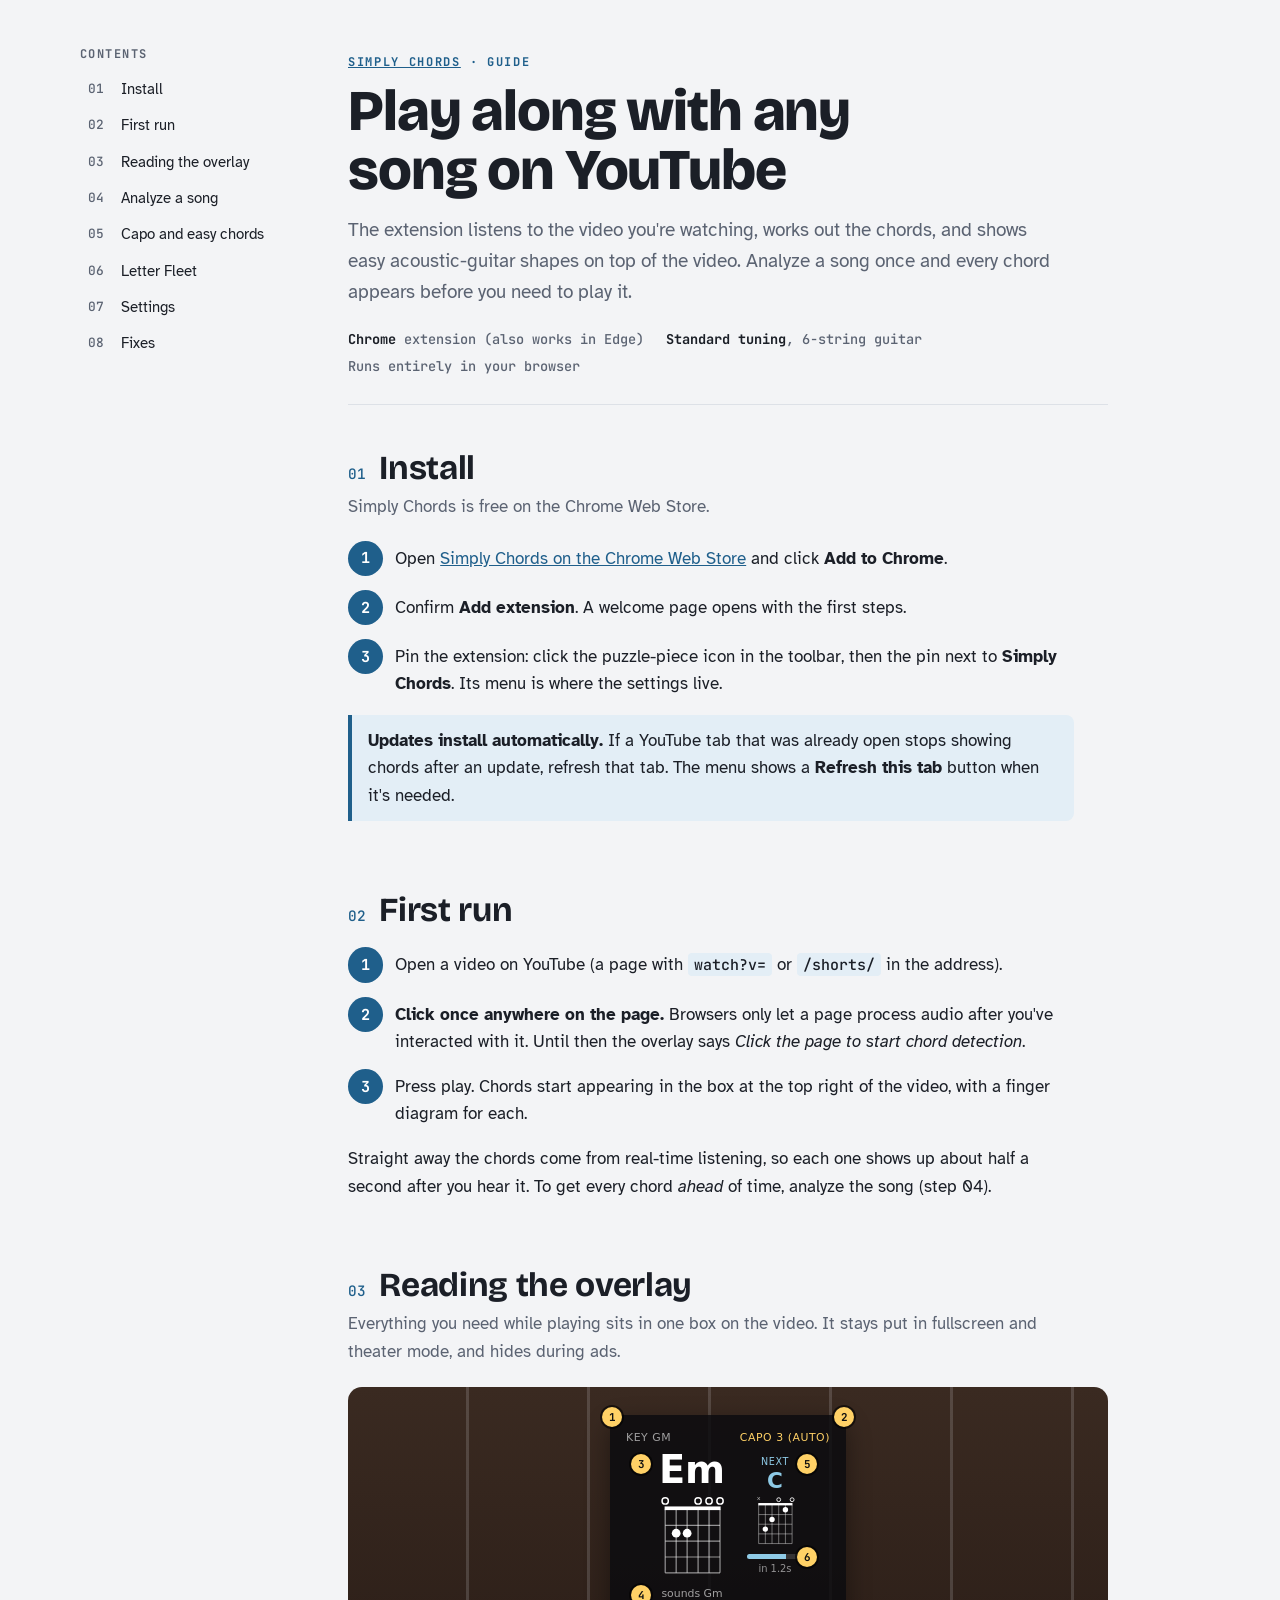
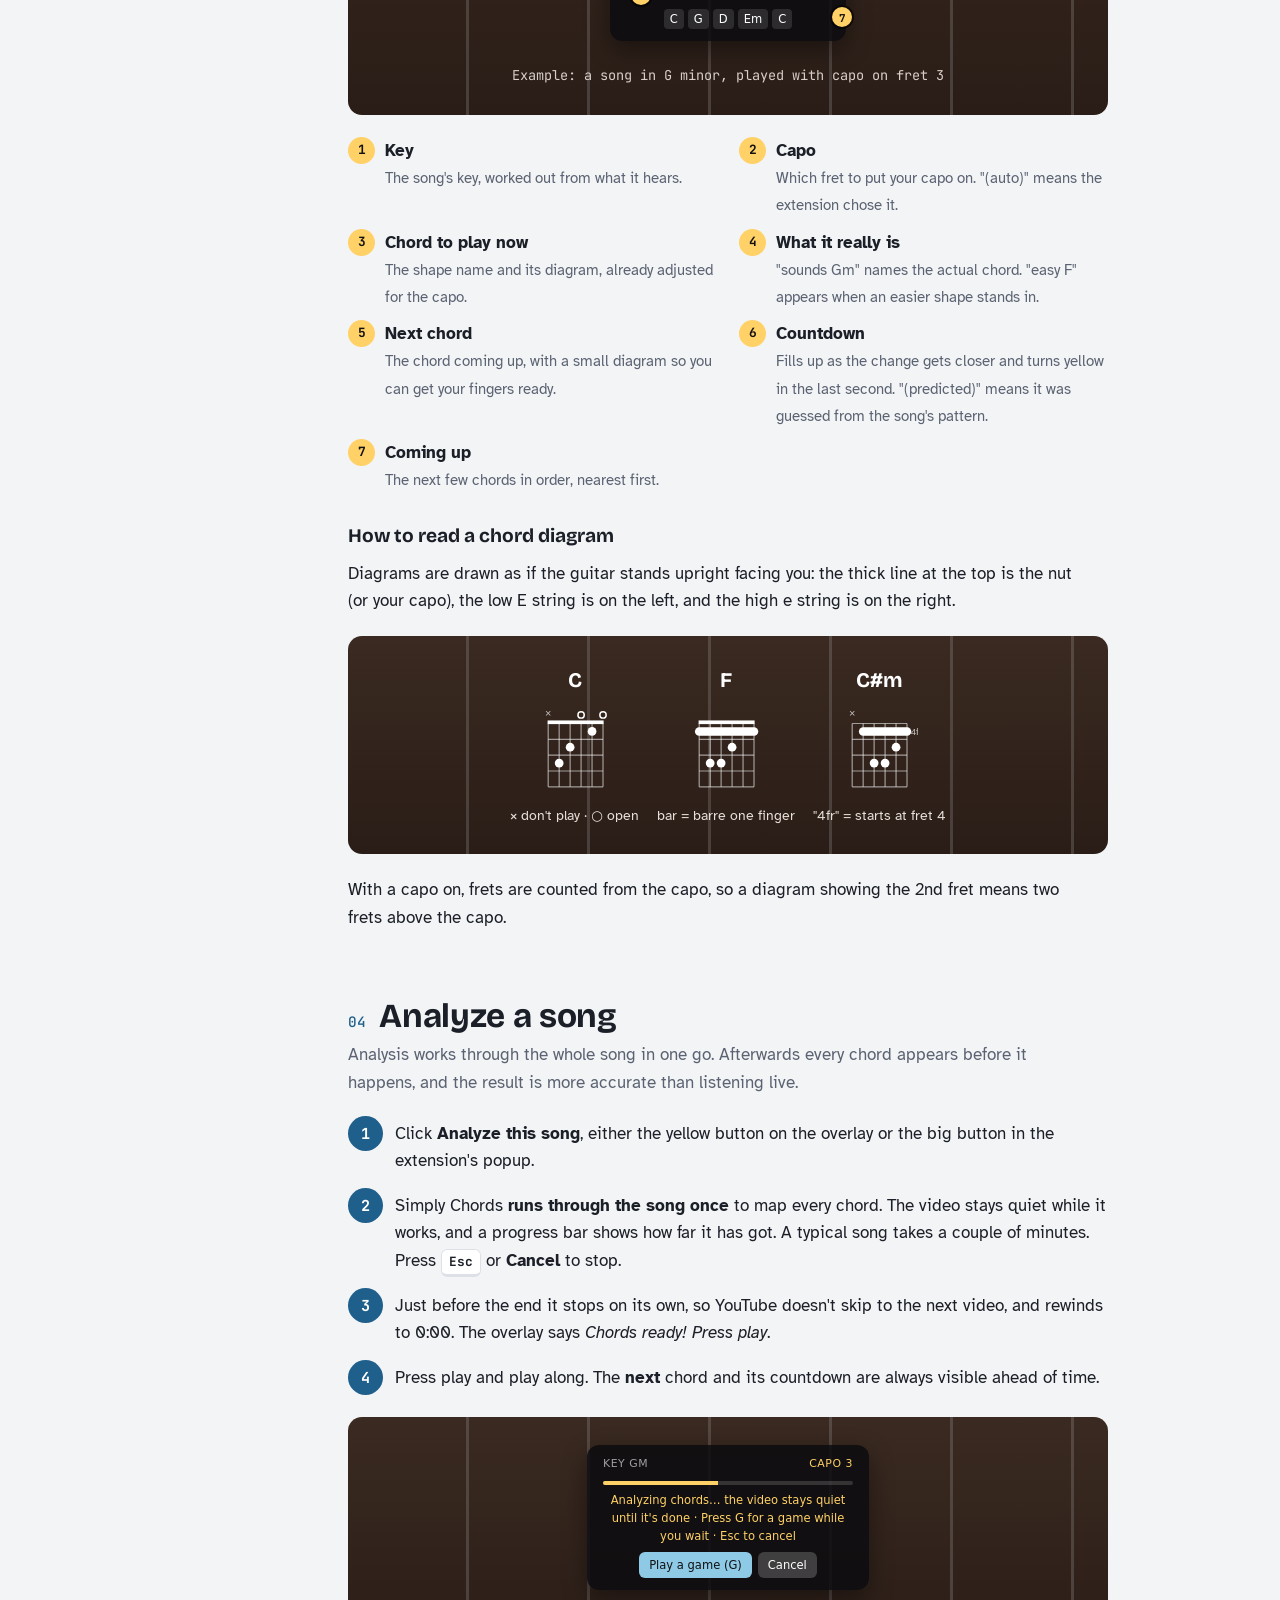
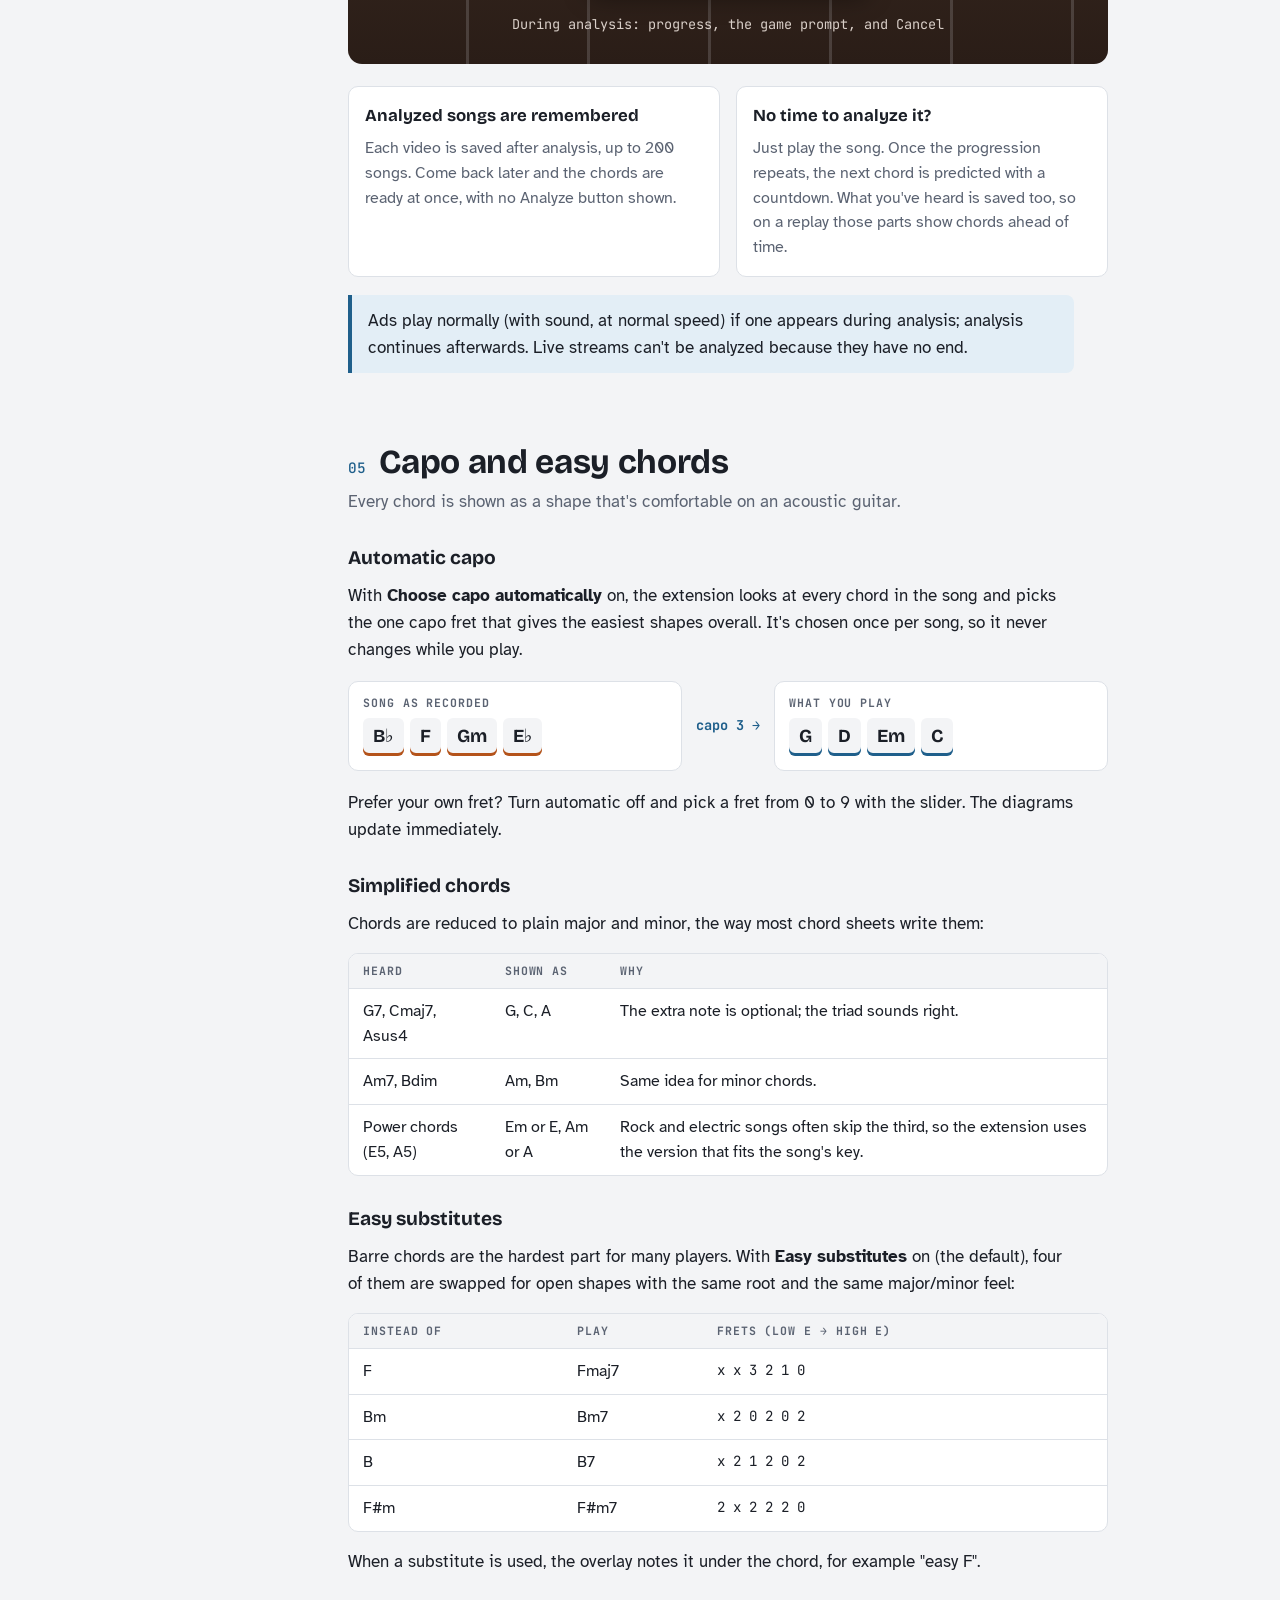
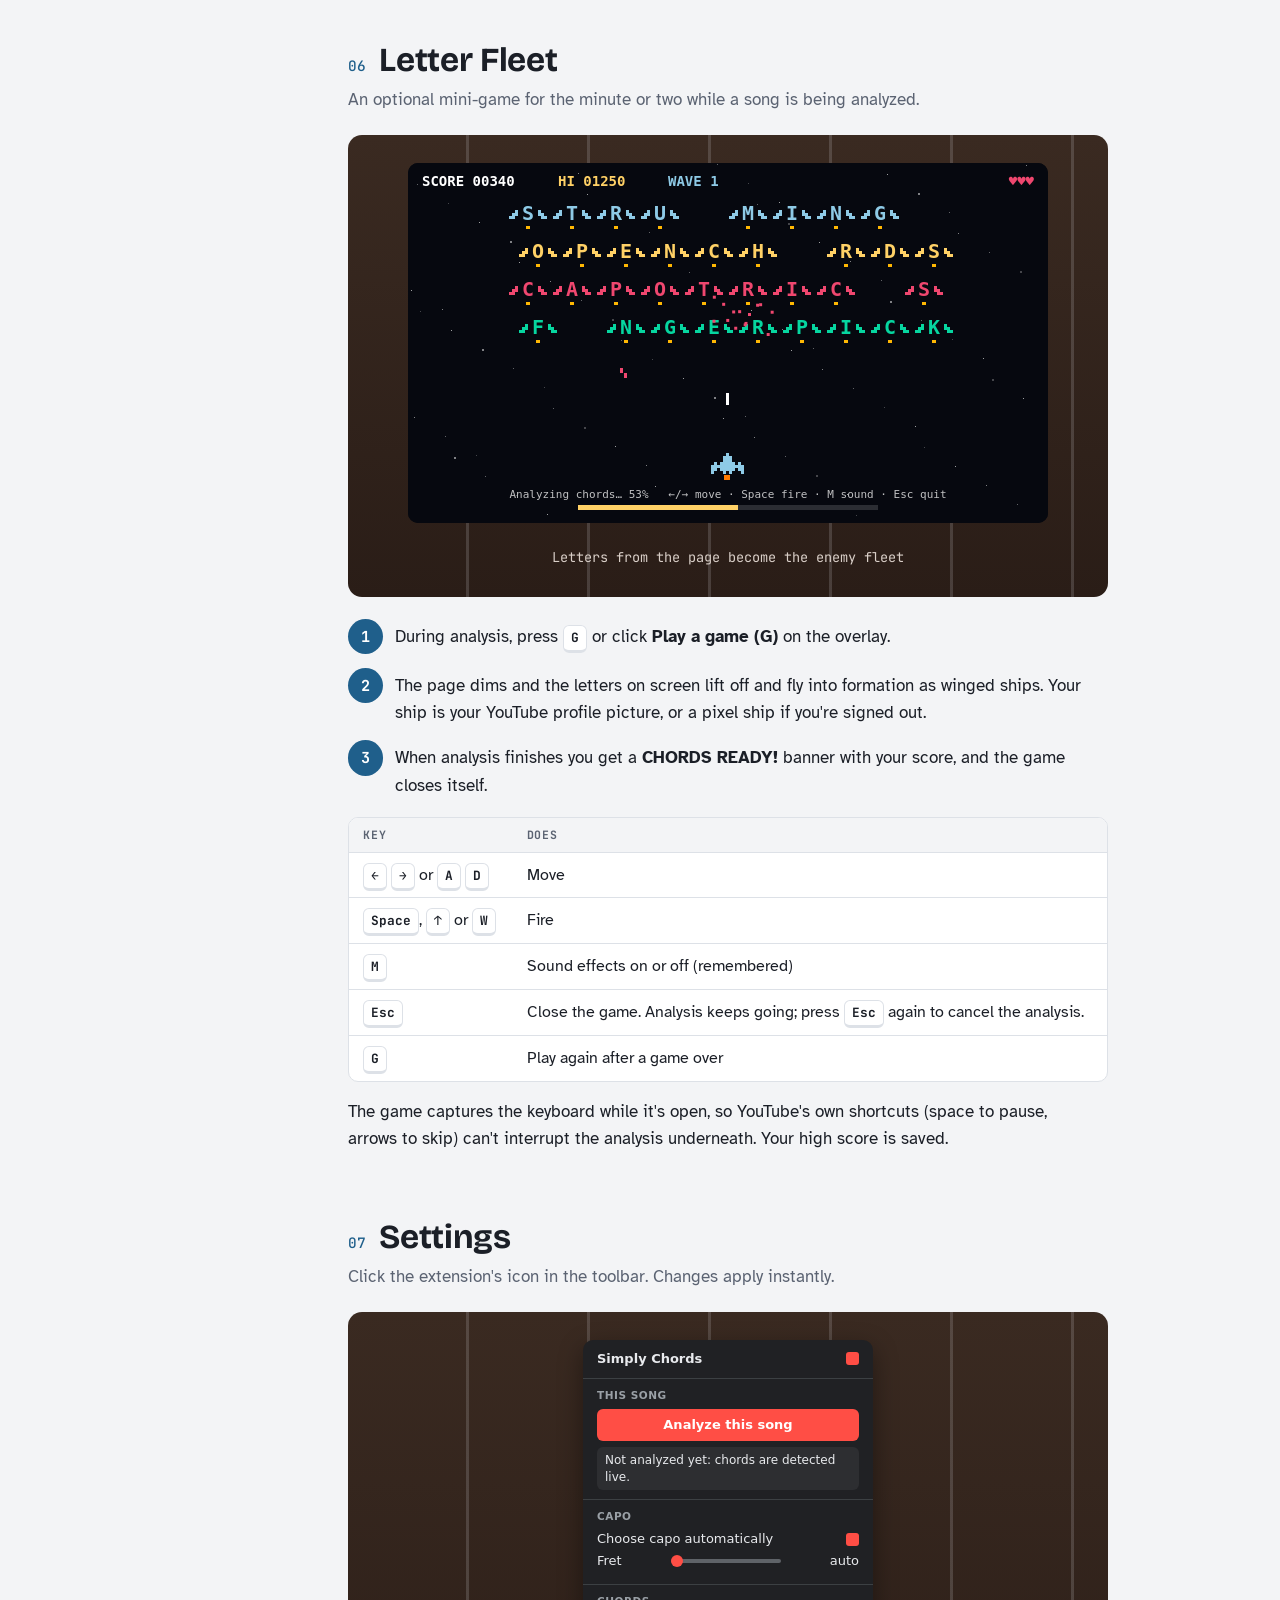
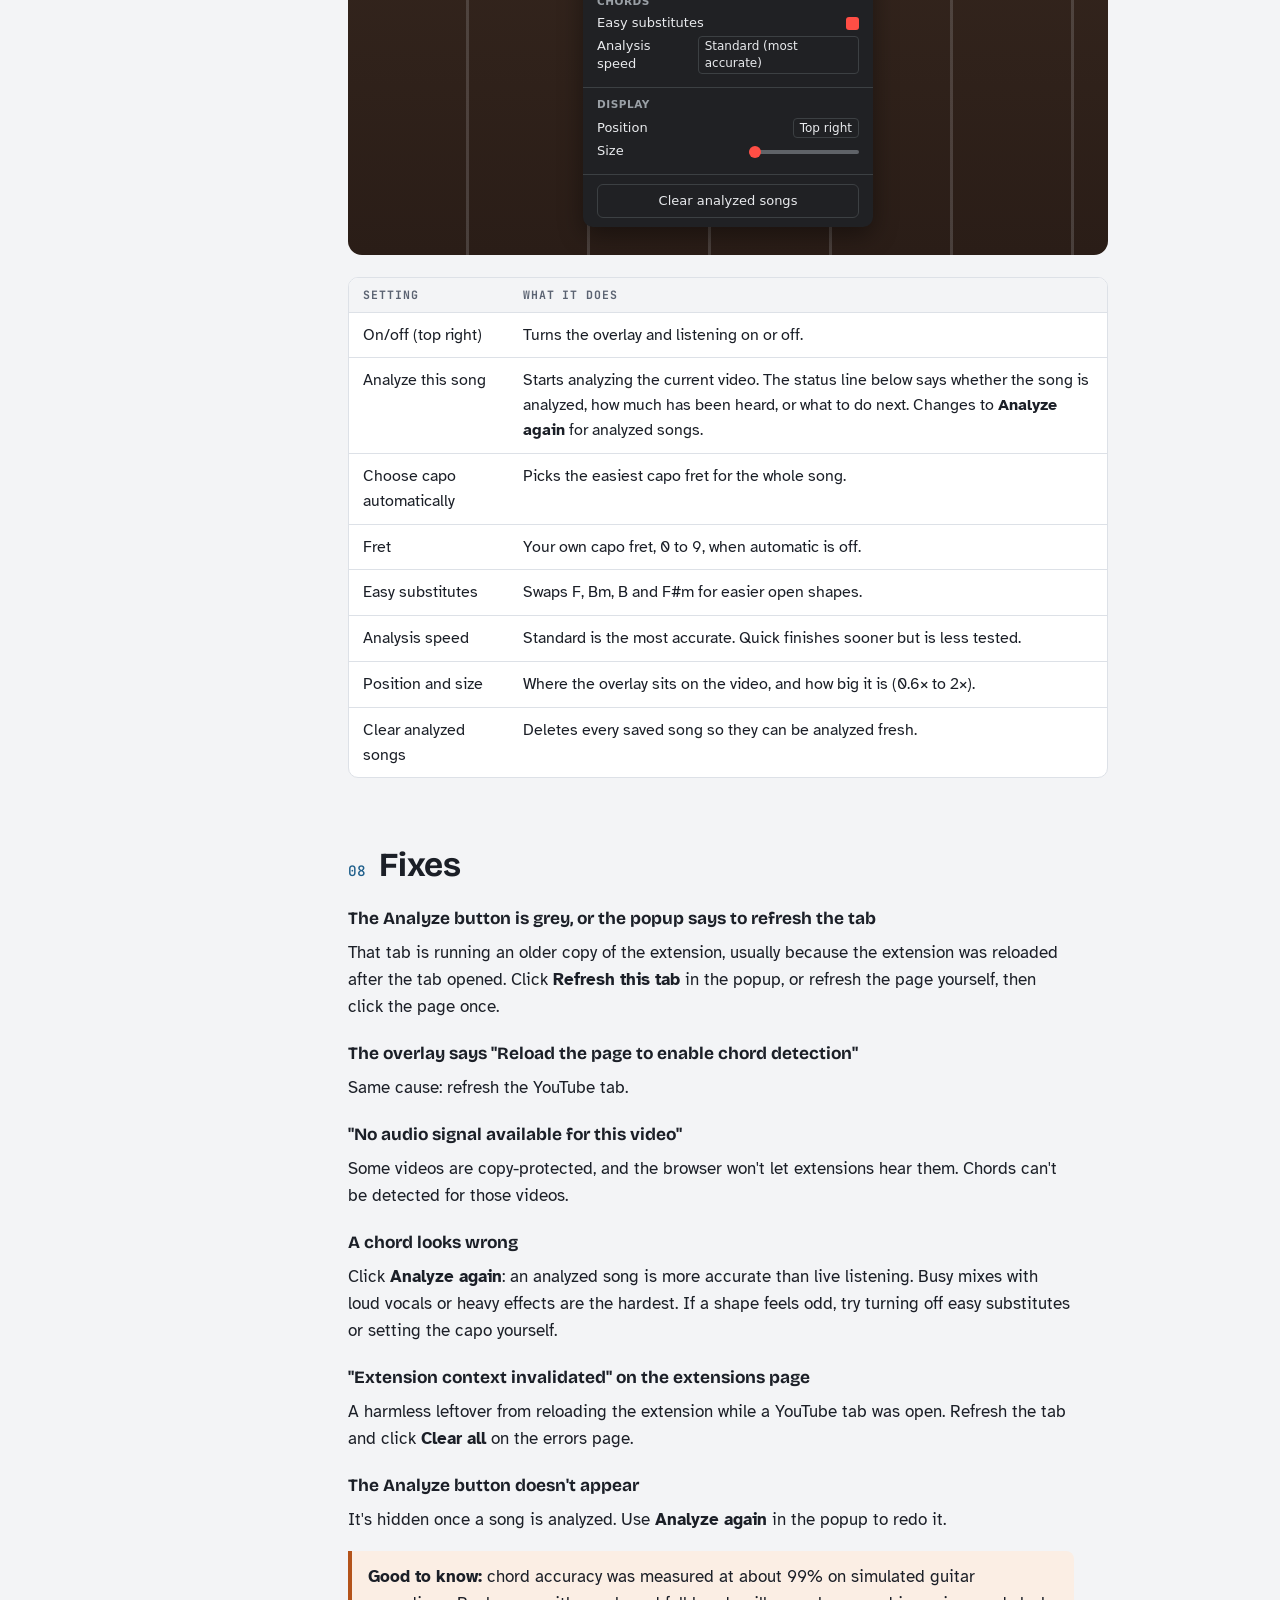
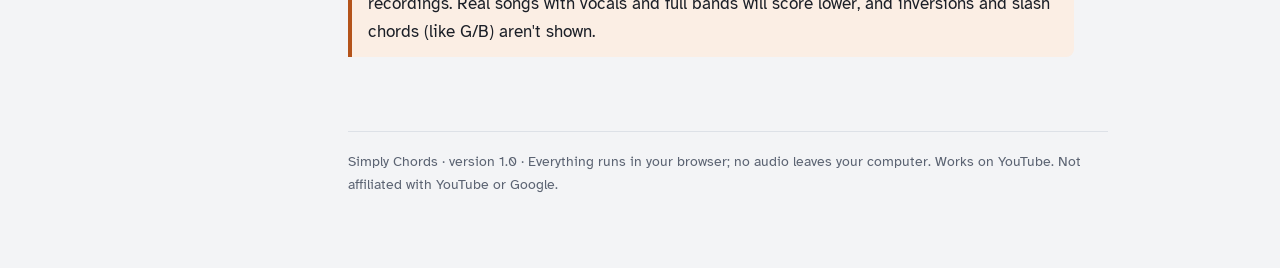
<file: guide.html>
<!doctype html>
<html lang="en">
<head>
<meta charset="utf-8">
<meta name="viewport" content="width=device-width, initial-scale=1">
<title>Simply Chords Guide</title>
<link rel="icon" type="image/png" href="assets/icon32.png">
<link rel="preconnect" href="https://fonts.googleapis.com">
<link rel="preconnect" href="https://fonts.gstatic.com" crossorigin>
<link rel="stylesheet" href="https://fonts.googleapis.com/css2?family=Bricolage+Grotesque:opsz,wght@12..96,500;12..96,700;12..96,800&family=Atkinson+Hyperlegible:ital,wght@0,400;0,700;1,400&family=JetBrains+Mono:wght@500;700&display=swap">
<style>
  /* Layout: a guitar-book walkthrough. Sticky contents rail on wide screens, one reading column, mock-ups set on a "fretboard" panel. */
  :root {
    --bg: #f3f4f6;
    --paper: #ffffff;
    --ink: #1b1f27;
    --muted: #5b6372;
    --line: #dde1e7;
    --accent: #1f5f8b;          /* string-steel blue */
    --accent-soft: #e3eef6;
    --wood: #2a1d17;            /* rosewood panel behind mock-ups */
    --wood-2: #3a2a21;
    --glass: rgba(12, 12, 16, 0.86);
    --capo: #ffd166;            /* the overlay's own yellow */
    --next: #8ecae6;            /* the overlay's own blue */
    --warn: #b4531a;
    --warn-soft: #fbeee4;
    --kbd-bg: #ffffff;
    --font-display: "Bricolage Grotesque", "Segoe UI", system-ui, sans-serif;
    --font-body: "Atkinson Hyperlegible", "Segoe UI", system-ui, sans-serif;
    --font-mono: "JetBrains Mono", ui-monospace, "Cascadia Mono", Consolas, monospace;
    --step: 1.0rem;
  }
  @media (prefers-color-scheme: dark) {
    :root:not([data-theme="light"]) {
      --bg: #121419; --paper: #1a1d24; --ink: #e9ebef; --muted: #a2a9b6; --line: #2c313b;
      --accent: #7fb6dc; --accent-soft: #1d2a36; --wood: #1d1410; --wood-2: #2b1f19;
      --warn: #f0a170; --warn-soft: #33241b; --kbd-bg: #232731;
      color-scheme: dark;
    }
  }
  :root[data-theme="dark"] {
    --bg: #121419; --paper: #1a1d24; --ink: #e9ebef; --muted: #a2a9b6; --line: #2c313b;
    --accent: #7fb6dc; --accent-soft: #1d2a36; --wood: #1d1410; --wood-2: #2b1f19;
    --warn: #f0a170; --warn-soft: #33241b; --kbd-bg: #232731;
    color-scheme: dark;
  }

  * { box-sizing: border-box; }
  body {
    background: var(--bg);
    color: var(--ink);
    font-family: var(--font-body);
    font-size: 1.0625rem;
    line-height: 1.6;
    padding-inline: 16px;
    padding-block: 0 64px;
  }
  a { color: var(--accent); }
  :focus-visible { outline: 3px solid var(--accent); outline-offset: 2px; }

  .shell {
    max-width: 1120px;
    margin: 0 auto;
    display: grid;
    grid-template-columns: 220px minmax(0, 1fr);
    gap: 48px;
  }
  @media (max-width: 860px) { .shell { grid-template-columns: minmax(0, 1fr); gap: 0; } }

  /* Contents rail */
  .rail { position: sticky; top: env(safe-area-inset-top, 0px); align-self: start; padding-top: 40px; }
  .rail h2 { font: 700 0.75rem/1 var(--font-mono); letter-spacing: 0.12em; text-transform: uppercase; color: var(--muted); margin: 0 0 12px; }
  .rail ol { list-style: none; margin: 0; padding: 0; display: grid; gap: 2px; counter-reset: toc; }
  .rail li { counter-increment: toc; }
  .rail a { display: grid; grid-template-columns: 2.2em 1fr; padding: 5px 8px; border-radius: 6px; text-decoration: none; color: var(--ink); font-size: 0.95rem; }
  .rail a::before { content: counter(toc, decimal-leading-zero); font: 500 0.8rem/1.9 var(--font-mono); color: var(--muted); }
  .rail a:hover { background: var(--accent-soft); }
  @media (max-width: 860px) { .rail { display: none; } }

  main { min-width: 0; max-width: 760px; }

  /* Hero */
  .hero { padding-block: 48px 28px; border-bottom: 1px solid var(--line); }
  .eyebrow { font: 700 0.75rem/1 var(--font-mono); letter-spacing: 0.14em; text-transform: uppercase; color: var(--accent); margin: 0 0 14px; }
  h1 { font-family: var(--font-display); font-weight: 800; font-size: clamp(2.3rem, 6vw, 3.6rem); line-height: 1.02; letter-spacing: -0.02em; margin: 0 0 16px; text-wrap: balance; }
  .lede { font-size: 1.2rem; color: var(--muted); max-width: 60ch; margin: 0; }
  .facts { display: flex; flex-wrap: wrap; gap: 8px 22px; margin-top: 22px; font: 500 0.85rem/1.4 var(--font-mono); color: var(--muted); }
  .facts span strong { color: var(--ink); }

  section { padding-block: 44px 8px; scroll-margin-top: 16px; }
  h2.sec { font-family: var(--font-display); font-weight: 700; font-size: clamp(1.6rem, 3.6vw, 2.1rem); line-height: 1.15; letter-spacing: -0.01em; margin: 0 0 6px; text-wrap: balance; display: flex; gap: 14px; align-items: baseline; }
  h2.sec .n { font: 500 0.9rem/1 var(--font-mono); color: var(--accent); }
  h3 { font-family: var(--font-display); font-weight: 700; font-size: 1.2rem; margin: 28px 0 8px; }
  p { margin: 0 0 14px; max-width: 66ch; }
  .sub { color: var(--muted); margin-bottom: 20px; }

  /* Ordered steps (a real sequence) */
  .steps { list-style: none; padding: 0; margin: 18px 0; display: grid; gap: 14px; counter-reset: step; }
  .steps > li { counter-increment: step; display: grid; grid-template-columns: 2.2rem minmax(0, 1fr); gap: 12px; align-items: start; }
  .steps > li::before { content: counter(step); display: grid; place-items: center; width: 2.2rem; height: 2.2rem; border-radius: 50%; background: var(--accent); color: var(--paper); font: 700 0.95rem/1 var(--font-mono); }
  .steps > li > div { min-width: 0; padding-top: 4px; }
  .steps strong { font-weight: 700; }

  kbd {
    font: 700 0.8rem/1 var(--font-mono);
    padding: 3px 7px 4px;
    border: 1px solid var(--line);
    border-bottom-width: 3px;
    border-radius: 6px;
    background: var(--kbd-bg);
    color: var(--ink);
    white-space: nowrap;
  }
  code { font: 500 0.88em/1 var(--font-mono); background: var(--accent-soft); padding: 2px 6px; border-radius: 4px; overflow-wrap: anywhere; }

  .note { border-left: 4px solid var(--accent); background: var(--accent-soft); padding: 12px 16px; border-radius: 0 8px 8px 0; margin: 18px 0; max-width: 66ch; }
  .note.warn { border-color: var(--warn); background: var(--warn-soft); }
  .note p:last-child { margin: 0; }

  /* Fretboard panel that holds the mock-ups */
  .board {
    background:
      repeating-linear-gradient(90deg, transparent 0 118px, rgba(214, 214, 220, 0.18) 118px 121px),
      linear-gradient(180deg, var(--wood-2), var(--wood));
    border-radius: 14px;
    padding: 28px 20px;
    margin: 22px 0;
    display: flex;
    flex-wrap: wrap;
    gap: 24px;
    justify-content: center;
    align-items: flex-start;
    overflow-x: auto;
  }
  .board figcaption, .caption { width: 100%; text-align: center; color: #d9cfc8; font-size: 0.85rem; font-family: var(--font-mono); }

  /* Overlay mock (dark glass, as on the video) */
  .ov {
    background: var(--glass);
    color: #fff;
    border-radius: 12px;
    padding: 10px 16px 12px;
    min-width: 236px;
    font-family: "Segoe UI", system-ui, sans-serif;
    box-shadow: 0 8px 24px rgba(0, 0, 0, 0.4);
    position: relative;
  }
  .ov-head { display: flex; justify-content: space-between; font-size: 0.68rem; letter-spacing: 0.05em; text-transform: uppercase; color: rgba(255, 255, 255, 0.6); }
  .ov-head .capo { color: var(--capo); }
  .ov-body { display: flex; gap: 16px; justify-content: center; align-items: flex-start; margin-top: 4px; }
  .ov-now, .ov-next { display: flex; flex-direction: column; align-items: center; }
  .ov-name { font-size: 2.4rem; font-weight: 700; line-height: 1.05; }
  .ov-sub { font-size: 0.68rem; color: rgba(255, 255, 255, 0.6); min-height: 1.1em; }
  .ov-next-label { font-size: 0.6rem; letter-spacing: 0.06em; text-transform: uppercase; color: var(--next); margin-top: 4px; }
  .ov-next-name { font-size: 1.35rem; font-weight: 600; color: var(--next); line-height: 1.1; }
  .bar { width: 56px; height: 5px; border-radius: 3px; background: rgba(255, 255, 255, 0.15); overflow: hidden; margin-top: 3px; }
  .bar i { display: block; height: 100%; background: var(--next); }
  .bar i.soon { background: var(--capo); }
  .ov-in { font-size: 0.62rem; color: rgba(255, 255, 255, 0.55); margin-top: 2px; }
  .chips { display: flex; justify-content: center; gap: 4px; margin-top: 6px; }
  .chips span { font-size: 0.72rem; padding: 1px 6px; border-radius: 4px; background: rgba(255, 255, 255, 0.12); }
  .ov-hint { margin-top: 6px; font-size: 0.72rem; color: var(--capo); text-align: center; max-width: 250px; }
  .ov-btns { display: flex; justify-content: center; gap: 6px; margin-top: 6px; }
  .ov-btn { font-size: 0.72rem; padding: 4px 10px; border-radius: 6px; background: var(--capo); color: #111; border: 0; font-family: inherit; }
  .ov-btn.blue { background: var(--next); }
  .ov-btn.ghost { background: rgba(255, 255, 255, 0.2); color: #fff; }
  .progress { height: 4px; background: rgba(255, 255, 255, 0.15); border-radius: 2px; margin-top: 8px; overflow: hidden; }
  .progress i { display: block; height: 100%; width: 46%; background: var(--capo); }

  .diagram { display: block; }
  .diagram line { stroke: rgba(255, 255, 255, 0.55); stroke-width: 1; }
  .diagram .nut, .diagram .dot { fill: #fff; }
  .diagram .open { fill: none; stroke: #fff; stroke-width: 1.2; }
  .diagram text { fill: rgba(255, 255, 255, 0.7); font: 9px sans-serif; text-anchor: middle; }
  .diagram text.pos { text-anchor: start; font-size: 8px; }

  /* Callout legend next to the annotated overlay */
  .legend { list-style: none; padding: 0; margin: 20px 0; display: grid; grid-template-columns: repeat(auto-fit, minmax(240px, 1fr)); gap: 10px 22px; }
  .legend li { display: grid; grid-template-columns: 1.7rem minmax(0, 1fr); gap: 10px; align-items: start; }
  .legend b.pin { display: grid; place-items: center; width: 1.7rem; height: 1.7rem; border-radius: 50%; background: var(--capo); color: #111; font: 700 0.8rem/1 var(--font-mono); }
  .legend strong { display: block; }
  .legend span { color: var(--muted); font-size: 0.95rem; }
  .ov .pin { position: absolute; width: 20px; height: 20px; border-radius: 50%; background: var(--capo); color: #111; font: 700 0.68rem/20px var(--font-mono); text-align: center; box-shadow: 0 0 0 2px rgba(0, 0, 0, 0.6); }

  /* Diagram key */
  .keyrow { display: flex; flex-wrap: wrap; gap: 18px; align-items: center; justify-content: center; }
  .keyrow figure { margin: 0; display: grid; justify-items: center; gap: 6px; color: #e8e0da; font-size: 0.85rem; }
  .keyrow figure b { font-family: var(--font-display); font-size: 1.3rem; color: #fff; }

  /* Tables */
  .table-wrap { overflow-x: auto; margin: 16px 0; border: 1px solid var(--line); border-radius: 10px; background: var(--paper); }
  table { border-collapse: collapse; width: 100%; font-size: 0.97rem; }
  th, td { text-align: left; padding: 10px 14px; border-bottom: 1px solid var(--line); vertical-align: top; }
  th { font: 700 0.72rem/1.2 var(--font-mono); letter-spacing: 0.08em; text-transform: uppercase; color: var(--muted); background: var(--bg); }
  tr:last-child td { border-bottom: 0; }
  td.mono { font-family: var(--font-mono); font-size: 0.88rem; white-space: nowrap; }

  /* Capo example */
  .capo-demo { display: grid; grid-template-columns: minmax(0, 1fr) auto minmax(0, 1fr); gap: 14px; align-items: center; margin: 18px 0; }
  .capo-demo .col { background: var(--paper); border: 1px solid var(--line); border-radius: 10px; padding: 14px; min-width: 0; }
  .capo-demo h4 { margin: 0 0 8px; font: 700 0.72rem/1.2 var(--font-mono); letter-spacing: 0.08em; text-transform: uppercase; color: var(--muted); }
  .capo-demo .chords { display: flex; flex-wrap: wrap; gap: 6px; }
  .capo-demo .chords span { font-family: var(--font-display); font-weight: 700; font-size: 1.15rem; padding: 4px 10px; border-radius: 6px; background: var(--bg); }
  .capo-demo .hard span { box-shadow: inset 0 -3px 0 var(--warn); }
  .capo-demo .easy span { box-shadow: inset 0 -3px 0 var(--accent); }
  .capo-demo .arrow { font: 700 0.85rem/1.3 var(--font-mono); color: var(--accent); text-align: center; }
  @media (max-width: 560px) { .capo-demo { grid-template-columns: minmax(0, 1fr); } .capo-demo .arrow { transform: none; } }

  /* Popup mock */
  .popup { width: 290px; max-width: 100%; background: #202124; color: #e8eaed; border-radius: 10px; font: 13px/1.4 "Segoe UI", system-ui, sans-serif; overflow: hidden; box-shadow: 0 8px 24px rgba(0, 0, 0, 0.4); }
  .popup header { display: flex; justify-content: space-between; align-items: center; padding: 10px 14px; border-bottom: 1px solid #3c4043; font-weight: 600; }
  .popup .sec { padding: 9px 14px; border-bottom: 1px solid #3c4043; }
  .popup .sec:last-child { border-bottom: 0; }
  .popup h5 { margin: 0 0 6px; font-size: 10.5px; letter-spacing: 0.05em; text-transform: uppercase; color: #9aa0a6; }
  .popup .row { display: flex; justify-content: space-between; align-items: center; gap: 8px; margin: 4px 0; }
  .popup .btn { width: 100%; padding: 7px; border-radius: 6px; text-align: center; background: #ff4e45; color: #fff; font-weight: 600; }
  .popup .btn.plain { background: transparent; border: 1px solid #3c4043; color: #e8eaed; font-weight: 400; }
  .popup .status { margin-top: 6px; padding: 5px 8px; border-radius: 6px; background: #2d2e31; font-size: 12px; }
  .popup .tick { width: 13px; height: 13px; border-radius: 3px; background: #ff4e45; display: inline-block; }
  .popup .slider { width: 110px; height: 4px; border-radius: 2px; background: #5f6368; position: relative; }
  .popup .slider::after { content: ""; position: absolute; left: 0; top: -4px; width: 12px; height: 12px; border-radius: 50%; background: #ff4e45; }
  .popup .sel { border: 1px solid #3c4043; border-radius: 4px; padding: 1px 6px; font-size: 12px; }

  /* Game mock */
  .game { width: 100%; max-width: 640px; aspect-ratio: 16 / 9; border-radius: 10px; display: block; background: #06080f; }

  .two { display: grid; grid-template-columns: repeat(auto-fit, minmax(260px, 1fr)); gap: 16px; margin: 16px 0; }
  .card { background: var(--paper); border: 1px solid var(--line); border-radius: 10px; padding: 16px; min-width: 0; }
  .card h4 { margin: 0 0 6px; font-family: var(--font-display); font-size: 1.05rem; }
  .card p { font-size: 0.97rem; margin: 0; color: var(--muted); }

  .faq dt { font-family: var(--font-display); font-weight: 700; font-size: 1.08rem; margin-top: 20px; }
  .faq dd { margin: 6px 0 0; max-width: 66ch; }

  footer { margin-top: 48px; padding-top: 18px; border-top: 1px solid var(--line); color: var(--muted); font-size: 0.9rem; }

  @media (prefers-reduced-motion: no-preference) {
    .bar i.anim { animation: fill 4s linear infinite; }
    @keyframes fill { from { width: 0; } to { width: 100%; } }
  }
</style>

</head>
<body>
<div class="shell">
  <nav class="rail" aria-label="Contents">
    <h2>Contents</h2>
    <ol>
      <li><a href="#install">Install</a></li>
      <li><a href="#first-run">First run</a></li>
      <li><a href="#overlay">Reading the overlay</a></li>
      <li><a href="#learn">Analyze a song</a></li>
      <li><a href="#capo">Capo and easy chords</a></li>
      <li><a href="#game">Letter Fleet</a></li>
      <li><a href="#settings">Settings</a></li>
      <li><a href="#trouble">Fixes</a></li>
    </ol>
  </nav>

  <main>
    <header class="hero">
      <p class="eyebrow"><a href="./" style="color:inherit">Simply Chords</a> · guide</p>
      <h1>Play along with any song on YouTube</h1>
      <p class="lede">The extension listens to the video you're watching, works out the chords, and shows easy acoustic-guitar shapes on top of the video. Analyze a song once and every chord appears before you need to play it.</p>
      <div class="facts">
        <span><strong>Chrome</strong> extension (also works in Edge)</span>
        <span><strong>Standard tuning</strong>, 6-string guitar</span>
        <span>Runs entirely in your browser</span>
      </div>
    </header>

    <section id="install">
      <h2 class="sec"><span class="n">01</span>Install</h2>
      <p class="sub">Simply Chords is free on the Chrome Web Store.</p>
      <ol class="steps">
        <li><div>Open <a data-store-link href="#">Simply Chords on the Chrome Web Store</a> and click <strong>Add to Chrome</strong>.</div></li>
        <li><div>Confirm <strong>Add extension</strong>. A welcome page opens with the first steps.</div></li>
        <li><div>Pin the extension: click the puzzle-piece icon in the toolbar, then the pin next to <strong>Simply Chords</strong>. Its menu is where the settings live.</div></li>
      </ol>
      <div class="note">
        <p><strong>Updates install automatically.</strong> If a YouTube tab that was already open stops showing chords after an update, refresh that tab. The menu shows a <strong>Refresh this tab</strong> button when it's needed.</p>
      </div>
    </section>

    <section id="first-run">
      <h2 class="sec"><span class="n">02</span>First run</h2>
      <ol class="steps">
        <li><div>Open a video on YouTube (a page with <code>watch?v=</code> or <code>/shorts/</code> in the address).</div></li>
        <li><div><strong>Click once anywhere on the page.</strong> Browsers only let a page process audio after you've interacted with it. Until then the overlay says <em>Click the page to start chord detection</em>.</div></li>
        <li><div>Press play. Chords start appearing in the box at the top right of the video, with a finger diagram for each.</div></li>
      </ol>
      <p>Straight away the chords come from real-time listening, so each one shows up about half a second after you hear it. To get every chord <em>ahead</em> of time, analyze the song (step&nbsp;04).</p>
    </section>

    <section id="overlay">
      <h2 class="sec"><span class="n">03</span>Reading the overlay</h2>
      <p class="sub">Everything you need while playing sits in one box on the video. It stays put in fullscreen and theater mode, and hides during ads.</p>

      <figure class="board" aria-label="The overlay on a video, with numbered parts">
        <div class="ov" style="padding-top:14px">
          <span class="pin" style="left:-8px;top:-8px">1</span>
          <span class="pin" style="right:-8px;top:-8px">2</span>
          <div class="ov-head"><span>Key Gm</span><span class="capo">Capo 3 (auto)</span></div>
          <div class="ov-body">
            <div class="ov-now" style="position:relative">
              <span class="pin" style="left:-22px;top:4px">3</span>
              <div class="ov-name">Em</div>
              <svg class="diagram" data-frets="0,2,2,0,0,0" width="78" height="95" aria-label="Em chord diagram"></svg>
              <div class="ov-sub">sounds Gm</div>
              <span class="pin" style="left:-22px;bottom:-2px">4</span>
            </div>
            <div class="ov-next" style="position:relative">
              <span class="pin" style="right:-14px;top:4px">5</span>
              <div class="ov-next-label">next</div>
              <div class="ov-next-name">C</div>
              <svg class="diagram" data-frets="x,3,2,0,1,0" width="48" height="58" aria-label="C chord diagram"></svg>
              <div class="bar"><i class="anim" style="width:70%"></i></div>
              <div class="ov-in">in 1.2s</div>
              <span class="pin" style="right:-14px;bottom:10px">6</span>
            </div>
          </div>
          <div class="chips" style="position:relative"><span>C</span><span>G</span><span>D</span><span>Em</span><span>C</span><span class="pin" style="right:-22px;top:-2px;position:absolute">7</span></div>
        </div>
        <figcaption>Example: a song in G minor, played with capo on fret 3</figcaption>
      </figure>

      <ul class="legend">
        <li><b class="pin">1</b><div><strong>Key</strong><span>The song's key, worked out from what it hears.</span></div></li>
        <li><b class="pin">2</b><div><strong>Capo</strong><span>Which fret to put your capo on. "(auto)" means the extension chose it.</span></div></li>
        <li><b class="pin">3</b><div><strong>Chord to play now</strong><span>The shape name and its diagram, already adjusted for the capo.</span></div></li>
        <li><b class="pin">4</b><div><strong>What it really is</strong><span>"sounds Gm" names the actual chord. "easy F" appears when an easier shape stands in.</span></div></li>
        <li><b class="pin">5</b><div><strong>Next chord</strong><span>The chord coming up, with a small diagram so you can get your fingers ready.</span></div></li>
        <li><b class="pin">6</b><div><strong>Countdown</strong><span>Fills up as the change gets closer and turns yellow in the last second. "(predicted)" means it was guessed from the song's pattern.</span></div></li>
        <li><b class="pin">7</b><div><strong>Coming up</strong><span>The next few chords in order, nearest first.</span></div></li>
      </ul>

      <h3>How to read a chord diagram</h3>
      <p>Diagrams are drawn as if the guitar stands upright facing you: the thick line at the top is the nut (or your capo), the low E string is on the left, and the high e string is on the right.</p>
      <div class="board">
        <div class="keyrow">
          <figure><b>C</b><svg class="diagram" data-frets="x,3,2,0,1,0" width="78" height="95" aria-label="C chord diagram"></svg><span>× don't play · ○ open</span></figure>
          <figure><b>F</b><svg class="diagram" data-frets="1,3,3,2,1,1" data-barre="1" width="78" height="95" aria-label="F barre chord diagram"></svg><span>bar = barre one finger</span></figure>
          <figure><b>C#m</b><svg class="diagram" data-frets="x,4,6,6,5,4" data-barre="4" width="78" height="95" aria-label="C sharp minor chord diagram"></svg><span>"4fr" = starts at fret 4</span></figure>
        </div>
      </div>
      <p>With a capo on, frets are counted from the capo, so a diagram showing the 2nd fret means two frets above the capo.</p>
    </section>

    <section id="learn">
      <h2 class="sec"><span class="n">04</span>Analyze a song</h2>
      <p class="sub">Analysis works through the whole song in one go. Afterwards every chord appears before it happens, and the result is more accurate than listening live.</p>
      <ol class="steps">
        <li><div>Click <strong>Analyze this song</strong>, either the yellow button on the overlay or the big button in the extension's popup.</div></li>
        <li><div>Simply Chords <strong>runs through the song once</strong> to map every chord. The video stays quiet while it works, and a progress bar shows how far it has got. A typical song takes a couple of minutes. Press <kbd>Esc</kbd> or <strong>Cancel</strong> to stop.</div></li>
        <li><div>Just before the end it stops on its own, so YouTube doesn't skip to the next video, and rewinds to 0:00. The overlay says <em>Chords ready! Press play</em>.</div></li>
        <li><div>Press play and play along. The <strong>next</strong> chord and its countdown are always visible ahead of time.</div></li>
      </ol>

      <figure class="board" aria-label="The overlay while a song is being analyzed">
        <div class="ov">
          <div class="ov-head"><span>Key Gm</span><span class="capo">Capo 3</span></div>
          <div class="progress"><i></i></div>
          <div class="ov-hint">Analyzing chords… the video stays quiet until it's done · Press G for a game while you wait · Esc to cancel</div>
          <div class="ov-btns"><span class="ov-btn blue">Play a game (G)</span><span class="ov-btn ghost">Cancel</span></div>
        </div>
        <figcaption>During analysis: progress, the game prompt, and Cancel</figcaption>
      </figure>

      <div class="two">
        <div class="card"><h4>Analyzed songs are remembered</h4><p>Each video is saved after analysis, up to 200 songs. Come back later and the chords are ready at once, with no Analyze button shown.</p></div>
        <div class="card"><h4>No time to analyze it?</h4><p>Just play the song. Once the progression repeats, the next chord is predicted with a countdown. What you've heard is saved too, so on a replay those parts show chords ahead of time.</p></div>
      </div>
      <div class="note"><p>Ads play normally (with sound, at normal speed) if one appears during analysis; analysis continues afterwards. Live streams can't be analyzed because they have no end.</p></div>
    </section>

    <section id="capo">
      <h2 class="sec"><span class="n">05</span>Capo and easy chords</h2>
      <p class="sub">Every chord is shown as a shape that's comfortable on an acoustic guitar.</p>

      <h3>Automatic capo</h3>
      <p>With <strong>Choose capo automatically</strong> on, the extension looks at every chord in the song and picks the one capo fret that gives the easiest shapes overall. It's chosen once per song, so it never changes while you play.</p>
      <div class="capo-demo">
        <div class="col hard"><h4>Song as recorded</h4><div class="chords"><span>B♭</span><span>F</span><span>Gm</span><span>E♭</span></div></div>
        <div class="arrow">capo 3 →</div>
        <div class="col easy"><h4>What you play</h4><div class="chords"><span>G</span><span>D</span><span>Em</span><span>C</span></div></div>
      </div>
      <p>Prefer your own fret? Turn automatic off and pick a fret from 0 to 9 with the slider. The diagrams update immediately.</p>

      <h3>Simplified chords</h3>
      <p>Chords are reduced to plain major and minor, the way most chord sheets write them:</p>
      <div class="table-wrap">
        <table>
          <thead><tr><th>Heard</th><th>Shown as</th><th>Why</th></tr></thead>
          <tbody>
            <tr><td>G7, Cmaj7, Asus4</td><td>G, C, A</td><td>The extra note is optional; the triad sounds right.</td></tr>
            <tr><td>Am7, Bdim</td><td>Am, Bm</td><td>Same idea for minor chords.</td></tr>
            <tr><td>Power chords (E5, A5)</td><td>Em or E, Am or A</td><td>Rock and electric songs often skip the third, so the extension uses the version that fits the song's key.</td></tr>
          </tbody>
        </table>
      </div>

      <h3>Easy substitutes</h3>
      <p>Barre chords are the hardest part for many players. With <strong>Easy substitutes</strong> on (the default), four of them are swapped for open shapes with the same root and the same major/minor feel:</p>
      <div class="table-wrap">
        <table>
          <thead><tr><th>Instead of</th><th>Play</th><th>Frets (low E → high e)</th></tr></thead>
          <tbody>
            <tr><td>F</td><td>Fmaj7</td><td class="mono">x x 3 2 1 0</td></tr>
            <tr><td>Bm</td><td>Bm7</td><td class="mono">x 2 0 2 0 2</td></tr>
            <tr><td>B</td><td>B7</td><td class="mono">x 2 1 2 0 2</td></tr>
            <tr><td>F#m</td><td>F#m7</td><td class="mono">2 x 2 2 2 0</td></tr>
          </tbody>
        </table>
      </div>
      <p>When a substitute is used, the overlay notes it under the chord, for example "easy F".</p>
    </section>

    <section id="game">
      <h2 class="sec"><span class="n">06</span>Letter Fleet</h2>
      <p class="sub">An optional mini-game for the minute or two while a song is being analyzed.</p>
      <figure class="board" aria-label="Letter Fleet game">
        <canvas class="game" id="game-art" width="640" height="360" aria-label="Letter ships in formation above the player's ship"></canvas>
        <figcaption>Letters from the page become the enemy fleet</figcaption>
      </figure>
      <ol class="steps">
        <li><div>During analysis, press <kbd>G</kbd> or click <strong>Play a game (G)</strong> on the overlay.</div></li>
        <li><div>The page dims and the letters on screen lift off and fly into formation as winged ships. Your ship is your YouTube profile picture, or a pixel ship if you're signed out.</div></li>
        <li><div>When analysis finishes you get a <strong>CHORDS READY!</strong> banner with your score, and the game closes itself.</div></li>
      </ol>
      <div class="table-wrap">
        <table>
          <thead><tr><th>Key</th><th>Does</th></tr></thead>
          <tbody>
            <tr><td><kbd>←</kbd> <kbd>→</kbd> or <kbd>A</kbd> <kbd>D</kbd></td><td>Move</td></tr>
            <tr><td><kbd>Space</kbd>, <kbd>↑</kbd> or <kbd>W</kbd></td><td>Fire</td></tr>
            <tr><td><kbd>M</kbd></td><td>Sound effects on or off (remembered)</td></tr>
            <tr><td><kbd>Esc</kbd></td><td>Close the game. Analysis keeps going; press <kbd>Esc</kbd> again to cancel the analysis.</td></tr>
            <tr><td><kbd>G</kbd></td><td>Play again after a game over</td></tr>
          </tbody>
        </table>
      </div>
      <p>The game captures the keyboard while it's open, so YouTube's own shortcuts (space to pause, arrows to skip) can't interrupt the analysis underneath. Your high score is saved.</p>
    </section>

    <section id="settings">
      <h2 class="sec"><span class="n">07</span>Settings</h2>
      <p class="sub">Click the extension's icon in the toolbar. Changes apply instantly.</p>
      <div class="board">
        <div class="popup" aria-label="Extension popup">
          <header><span>Simply Chords</span><span class="tick" title="On"></span></header>
          <div class="sec"><h5>This song</h5><div class="btn">Analyze this song</div><div class="status">Not analyzed yet: chords are detected live.</div></div>
          <div class="sec"><h5>Capo</h5><div class="row"><span>Choose capo automatically</span><span class="tick"></span></div><div class="row"><span>Fret</span><span class="slider"></span><span>auto</span></div></div>
          <div class="sec"><h5>Chords</h5><div class="row"><span>Easy substitutes</span><span class="tick"></span></div><div class="row"><span>Analysis speed</span><span class="sel">Standard (most accurate)</span></div></div>
          <div class="sec"><h5>Display</h5><div class="row"><span>Position</span><span class="sel">Top right</span></div><div class="row"><span>Size</span><span class="slider"></span></div></div>
          <div class="sec"><div class="btn plain">Clear analyzed songs</div></div>
        </div>
      </div>
      <div class="table-wrap">
        <table>
          <thead><tr><th>Setting</th><th>What it does</th></tr></thead>
          <tbody>
            <tr><td>On/off (top right)</td><td>Turns the overlay and listening on or off.</td></tr>
            <tr><td>Analyze this song</td><td>Starts analyzing the current video. The status line below says whether the song is analyzed, how much has been heard, or what to do next. Changes to <strong>Analyze again</strong> for analyzed songs.</td></tr>
            <tr><td>Choose capo automatically</td><td>Picks the easiest capo fret for the whole song.</td></tr>
            <tr><td>Fret</td><td>Your own capo fret, 0 to 9, when automatic is off.</td></tr>
            <tr><td>Easy substitutes</td><td>Swaps F, Bm, B and F#m for easier open shapes.</td></tr>
            <tr><td>Analysis speed</td><td>Standard is the most accurate. Quick finishes sooner but is less tested.</td></tr>
            <tr><td>Position and size</td><td>Where the overlay sits on the video, and how big it is (0.6× to 2×).</td></tr>
            <tr><td>Clear analyzed songs</td><td>Deletes every saved song so they can be analyzed fresh.</td></tr>
          </tbody>
        </table>
      </div>
    </section>

    <section id="trouble">
      <h2 class="sec"><span class="n">08</span>Fixes</h2>
      <dl class="faq">
        <dt>The Analyze button is grey, or the popup says to refresh the tab</dt>
        <dd>That tab is running an older copy of the extension, usually because the extension was reloaded after the tab opened. Click <strong>Refresh this tab</strong> in the popup, or refresh the page yourself, then click the page once.</dd>

        <dt>The overlay says "Reload the page to enable chord detection"</dt>
        <dd>Same cause: refresh the YouTube tab.</dd>

        <dt>"No audio signal available for this video"</dt>
        <dd>Some videos are copy-protected, and the browser won't let extensions hear them. Chords can't be detected for those videos.</dd>

        <dt>A chord looks wrong</dt>
        <dd>Click <strong>Analyze again</strong>: an analyzed song is more accurate than live listening. Busy mixes with loud vocals or heavy effects are the hardest. If a shape feels odd, try turning off easy substitutes or setting the capo yourself.</dd>

        <dt>"Extension context invalidated" on the extensions page</dt>
        <dd>A harmless leftover from reloading the extension while a YouTube tab was open. Refresh the tab and click <strong>Clear all</strong> on the errors page.</dd>

        <dt>The Analyze button doesn't appear</dt>
        <dd>It's hidden once a song is analyzed. Use <strong>Analyze again</strong> in the popup to redo it.</dd>
      </dl>
      <div class="note warn"><p><strong>Good to know:</strong> chord accuracy was measured at about 99% on simulated guitar recordings. Real songs with vocals and full bands will score lower, and inversions and slash chords (like G/B) aren't shown.</p></div>
    </section>

    <footer>Simply Chords · version 1.0 · Everything runs in your browser; no audio leaves your computer. Works on YouTube. Not affiliated with YouTube or Google.</footer>
  </main>
</div>

<script>
  // Chord diagrams from fret lists (low E -> high e; "x" = muted).
  (function () {
    const NS = 'http://www.w3.org/2000/svg';
    function el(tag, attrs, parent) {
      const e = document.createElementNS(NS, tag);
      for (const k in attrs) e.setAttribute(k, attrs[k]);
      parent.appendChild(e);
      return e;
    }
    document.querySelectorAll('svg.diagram').forEach((s) => {
      const frets = s.dataset.frets.split(',').map((f) => (f === 'x' ? null : Number(f)));
      const barre = s.dataset.barre ? Number(s.dataset.barre) : null;
      s.setAttribute('viewBox', '0 0 64 78');
      const left = 10, top = 16, gx = 9, gy = 13, FR = 4;
      const played = frets.filter((f) => f != null && f > 0);
      const max = played.length ? Math.max(...played) : 0, min = played.length ? Math.min(...played) : 0;
      const base = max > FR ? min : 1;
      if (base === 1) el('rect', { x: left - 0.5, y: top - 2.5, width: gx * 5 + 1, height: 3, class: 'nut' }, s);
      else el('text', { x: left + gx * 5 + 3, y: top + gy * 0.7, class: 'pos' }, s).textContent = base + 'fr';
      for (let f = 0; f <= FR; f++) el('line', { x1: left, x2: left + gx * 5, y1: top + f * gy, y2: top + f * gy }, s);
      for (let i = 0; i < 6; i++) el('line', { x1: left + i * gx, x2: left + i * gx, y1: top, y2: top + FR * gy }, s);
      if (barre) {
        const strs = frets.map((f, i) => (f === barre ? i : -1)).filter((i) => i >= 0);
        const y = top + (barre - base + 0.5) * gy;
        el('rect', { x: left + strs[0] * gx - 3.5, y: y - 3.5, width: (strs[strs.length - 1] - strs[0]) * gx + 7, height: 7, rx: 3.5, class: 'dot' }, s);
      }
      frets.forEach((f, i) => {
        const x = left + i * gx;
        if (f == null) el('text', { x, y: top - 5 }, s).textContent = '×';
        else if (f === 0) el('circle', { cx: x, cy: top - 7, r: 2.6, class: 'open' }, s);
        else if (f !== barre) el('circle', { cx: x, cy: top + (f - base + 0.5) * gy, r: 3.6, class: 'dot' }, s);
      });
    });
  })();

  // A still frame of Letter Fleet.
  (function () {
    const c = document.getElementById('game-art');
    if (!c) return;
    const g = c.getContext('2d');
    const W = c.width, H = c.height;
    g.fillStyle = '#06080f'; g.fillRect(0, 0, W, H);
    for (let i = 0; i < 80; i++) { g.fillStyle = 'rgba(255,255,255,' + (0.25 + (i % 4) * 0.12) + ')'; g.fillRect((i * 977) % W, (i * 613) % H, i % 6 ? 1 : 2, i % 6 ? 1 : 2); }
    const px = (rows, x, y, s, col) => { g.fillStyle = col; rows.forEach((r, ry) => [...r].forEach((ch, rx) => { if (ch === 'X') g.fillRect(x + rx * s, y + ry * s, s, s); })); };
    const wing = ['X..', 'XX.', '.XX'], wingR = wing.map((r) => [...r].reverse().join(''));
    const rows = ['STRUMMING', 'OPENCHORDS', 'CAPOTRICKS', 'FINGERPICK'];
    const cols = ['#8ecae6', '#ffd166', '#ef476f', '#06d6a0'];
    rows.forEach((word, r) => {
      [...word].forEach((ch, i) => {
        if ((r * 7 + i) % 9 === 4) return; // a few already shot down
        const x = 120 + i * 44 + (r % 2) * 10, y = 52 + r * 38, col = cols[r];
        g.font = '700 20px monospace'; g.textAlign = 'center'; g.textBaseline = 'middle'; g.fillStyle = col; g.fillText(ch, x, y);
        px(wingR, x - 19, y - 5, 3, col); px(wing, x + 10, y - 5, 3, col);
        g.fillStyle = '#ffb703'; g.fillRect(x - 2, y + 11, 4, 3);
      });
    });
    // particles from a hit
    for (let i = 0; i < 14; i++) { g.fillStyle = '#ef476f'; g.fillRect(330 + Math.cos(i) * (10 + i * 2), 150 + Math.sin(i * 1.7) * (8 + i), 3, 3); }
    // shots
    g.fillStyle = '#fff'; g.fillRect(318, 230, 3, 12);
    g.fillStyle = '#ef476f'; g.fillRect(212, 205, 3, 5); g.fillRect(216, 210, 3, 5);
    // player: pixel ship
    px(['.....X.....', '....XXX....', '....XXX....', '.X.XXXXX.X.', 'XXXXXXXXXXX', 'XX.XXXXX.XX', 'X...X.X...X'], 303, 290, 3, '#8ecae6');
    g.fillStyle = '#ff7b00'; g.fillRect(316, 312, 6, 5);
    // HUD
    g.font = '700 14px monospace'; g.textAlign = 'left'; g.textBaseline = 'top';
    g.fillStyle = '#fff'; g.fillText('SCORE 00340', 14, 12);
    g.fillStyle = '#ffd166'; g.fillText('HI 01250', 150, 12);
    g.fillStyle = '#8ecae6'; g.fillText('WAVE 1', 260, 12);
    g.textAlign = 'right'; g.fillStyle = '#ef476f'; g.fillText('♥♥♥', W - 14, 12);
    g.fillStyle = 'rgba(255,255,255,.15)'; g.fillRect(170, H - 18, 300, 5);
    g.fillStyle = '#ffd166'; g.fillRect(170, H - 18, 160, 5);
    g.textAlign = 'center'; g.textBaseline = 'bottom'; g.font = '11px monospace'; g.fillStyle = 'rgba(255,255,255,.75)';
    g.fillText('Analyzing chords… 53%   ←/→ move · Space fire · M sound · Esc quit', W / 2, H - 22);
  })();
</script>
<script src="config.js"></script>
<script src="site.js"></script>
</body>
</html>
</file>
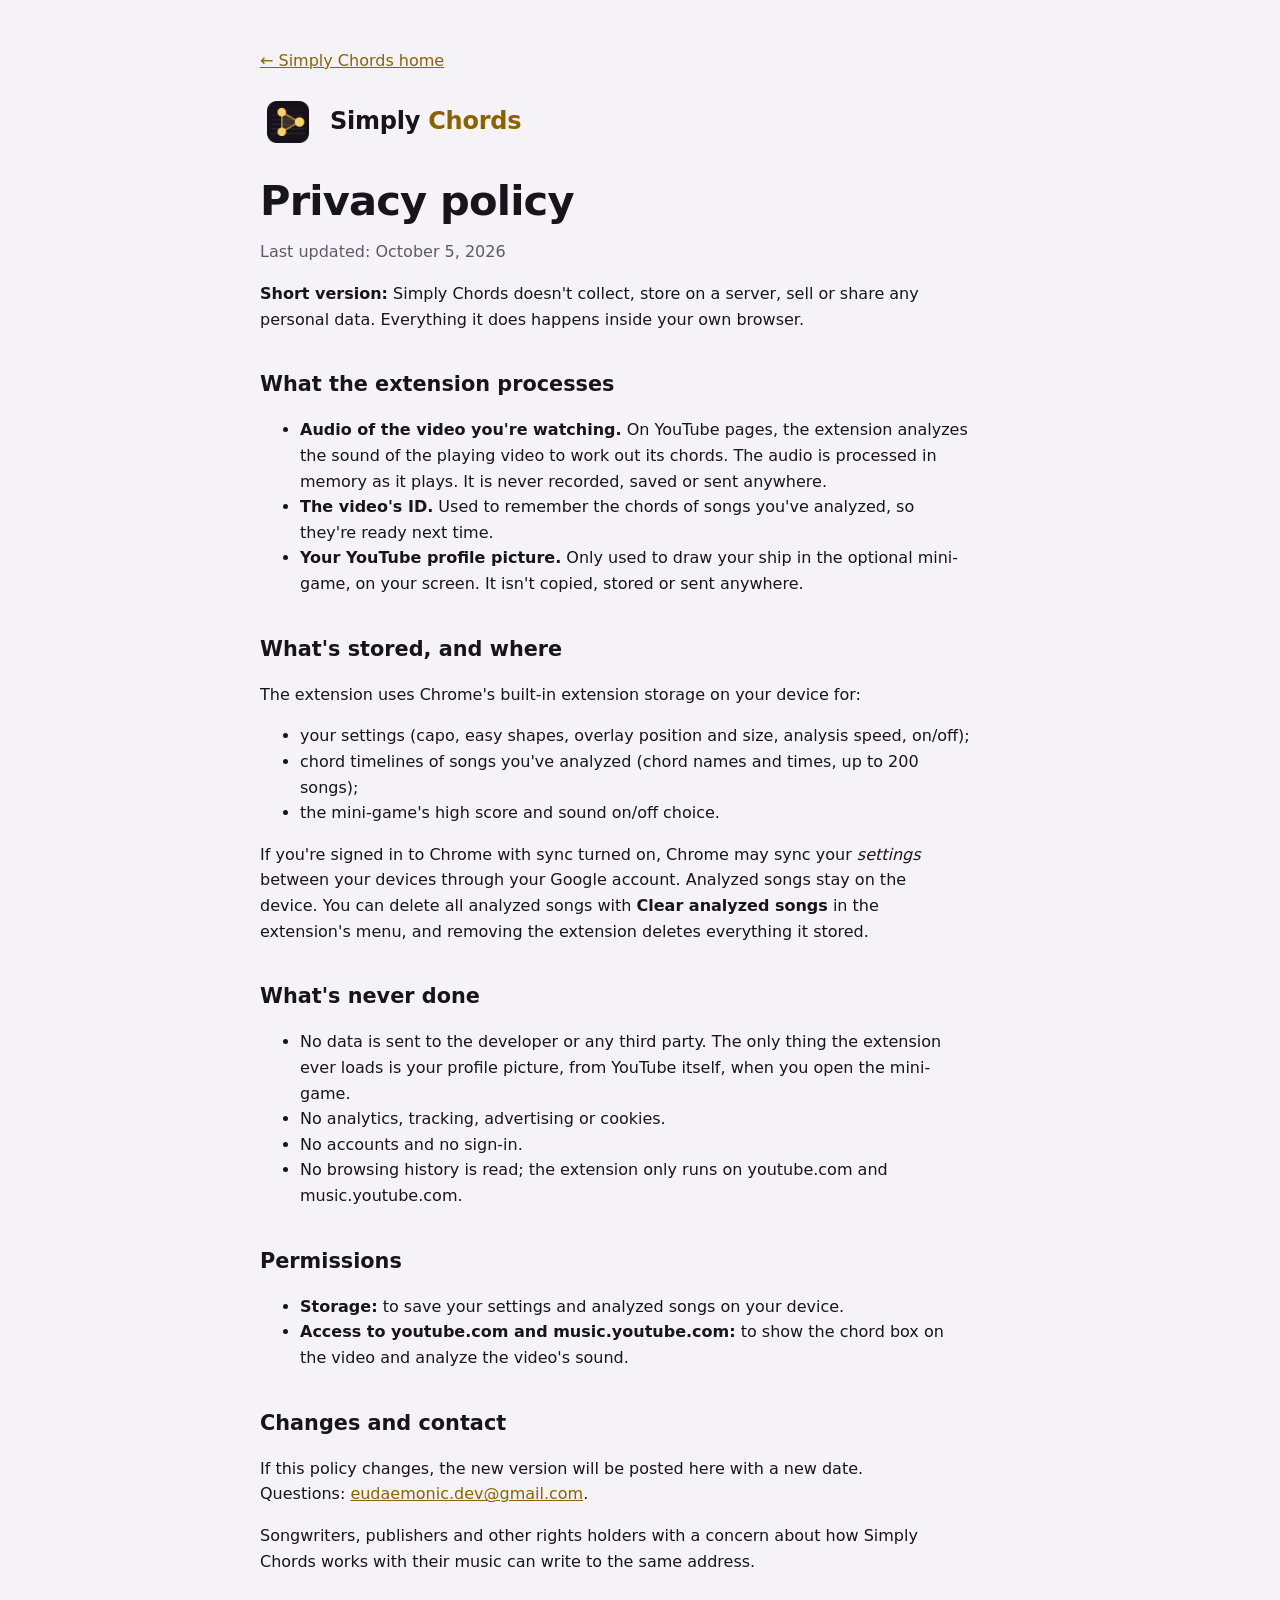
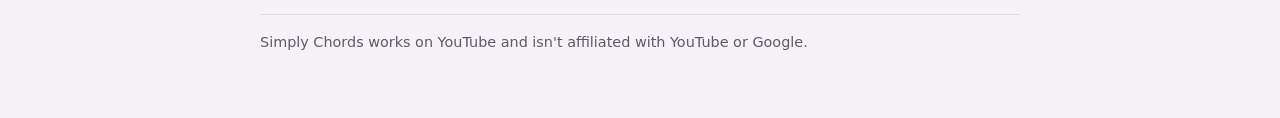
<file: privacy.html>
<!doctype html>
<html lang="en">
<head>
  <meta charset="utf-8">
  <meta name="viewport" content="width=device-width, initial-scale=1">
  <title>Simply Chords Privacy Policy</title>
  <link rel="stylesheet" href="pages.css">
</head>
<body>
  <main>
    <p style="margin:0 0 20px"><a href="./">← Simply Chords home</a></p>
    <div class="brand"><img src="icons/icon128.png" alt=""><span>Simply <b>Chords</b></span></div>
    <h1>Privacy policy</h1>
    <p class="muted">Last updated: October 5, 2026</p>

    <p><strong>Short version:</strong> Simply Chords doesn't collect, store on a server, sell or share any personal data. Everything it does happens inside your own browser.</p>

    <h2>What the extension processes</h2>
    <ul>
      <li><strong>Audio of the video you're watching.</strong> On YouTube pages, the extension analyzes the sound of the playing video to work out its chords. The audio is processed in memory as it plays. It is never recorded, saved or sent anywhere.</li>
      <li><strong>The video's ID.</strong> Used to remember the chords of songs you've analyzed, so they're ready next time.</li>
      <li><strong>Your YouTube profile picture.</strong> Only used to draw your ship in the optional mini-game, on your screen. It isn't copied, stored or sent anywhere.</li>
    </ul>

    <h2>What's stored, and where</h2>
    <p>The extension uses Chrome's built-in extension storage on your device for:</p>
    <ul>
      <li>your settings (capo, easy shapes, overlay position and size, analysis speed, on/off);</li>
      <li>chord timelines of songs you've analyzed (chord names and times, up to 200 songs);</li>
      <li>the mini-game's high score and sound on/off choice.</li>
    </ul>
    <p>If you're signed in to Chrome with sync turned on, Chrome may sync your <em>settings</em> between your devices through your Google account. Analyzed songs stay on the device. You can delete all analyzed songs with <strong>Clear analyzed songs</strong> in the extension's menu, and removing the extension deletes everything it stored.</p>

    <h2>What's never done</h2>
    <ul>
      <li>No data is sent to the developer or any third party. The only thing the extension ever loads is your profile picture, from YouTube itself, when you open the mini-game.</li>
      <li>No analytics, tracking, advertising or cookies.</li>
      <li>No accounts and no sign-in.</li>
      <li>No browsing history is read; the extension only runs on youtube.com and music.youtube.com.</li>
    </ul>

    <h2>Permissions</h2>
    <ul>
      <li><strong>Storage:</strong> to save your settings and analyzed songs on your device.</li>
      <li><strong>Access to youtube.com and music.youtube.com:</strong> to show the chord box on the video and analyze the video's sound.</li>
    </ul>

    <h2>Changes and contact</h2>
    <p>If this policy changes, the new version will be posted here with a new date. Questions: <a href="mailto:eudaemonic.dev@gmail.com">eudaemonic.dev@gmail.com</a>.</p>
    <p>Songwriters, publishers and other rights holders with a concern about how Simply Chords works with their music can write to the same address.</p>

    <footer>Simply Chords works on YouTube and isn't affiliated with YouTube or Google.</footer>
  </main>
</body>
</html>
</file>
<file: pages.css>
/* Shared styles for the extension's own pages (welcome, privacy). System fonts only, so they work offline. */
:root {
  --bg: #f5f3f7;
  --paper: #ffffff;
  --ink: #17141c;
  --muted: #5f5869;
  --line: #e1dde7;
  --accent-text: #8a6300;
  --tile: #15121b;
  --gold: #ffd166;
  color-scheme: light;
}
@media (prefers-color-scheme: dark) {
  :root { --bg: #100e14; --paper: #1a1720; --ink: #f1edf5; --muted: #a59eb0; --line: #2d2834; --accent-text: #ffd166; color-scheme: dark; }
}
* { box-sizing: border-box; }
body { margin: 0; background: var(--bg); color: var(--ink); font: 16px/1.6 "Segoe UI", system-ui, -apple-system, sans-serif; padding: 48px 16px 64px; }
main { max-width: 760px; margin: 0 auto; }
.brand { display: flex; align-items: center; gap: 14px; margin-bottom: 28px; }
.brand img { width: 56px; height: 56px; border-radius: 13px; }
.brand span { font-weight: 800; font-size: 1.5rem; letter-spacing: -0.01em; }
.brand b { color: var(--accent-text); }
h1 { font-size: clamp(1.9rem, 4.5vw, 2.6rem); line-height: 1.1; letter-spacing: -0.02em; margin: 0 0 12px; text-wrap: balance; }
h2 { font-size: 1.3rem; margin: 36px 0 8px; }
p, li { max-width: 66ch; }
.lede { font-size: 1.15rem; color: var(--muted); margin-top: 0; }
.muted { color: var(--muted); }
a { color: var(--accent-text); }
kbd { font: 600 0.82rem/1 ui-monospace, Consolas, monospace; padding: 3px 7px 4px; border: 1px solid var(--line); border-bottom-width: 3px; border-radius: 6px; background: var(--paper); }
.steps { list-style: none; padding: 0; margin: 24px 0; display: grid; gap: 12px; counter-reset: step; }
.steps li { counter-increment: step; display: grid; grid-template-columns: 2.4rem minmax(0, 1fr); gap: 14px; align-items: start; background: var(--paper); border: 1px solid var(--line); border-radius: 14px; padding: 16px; max-width: none; }
.steps li::before { content: counter(step); display: grid; place-items: center; width: 2.4rem; height: 2.4rem; border-radius: 50%; background: var(--tile); color: var(--gold); font-weight: 800; }
.steps strong { display: block; font-size: 1.05rem; }
.steps span { color: var(--muted); }
.tips { display: grid; grid-template-columns: repeat(auto-fit, minmax(220px, 1fr)); gap: 12px; margin: 16px 0; }
.tip { background: var(--paper); border: 1px solid var(--line); border-radius: 14px; padding: 14px 16px; }
.tip strong { display: block; }
.tip span { color: var(--muted); font-size: 0.95rem; }
footer { margin-top: 40px; padding-top: 16px; border-top: 1px solid var(--line); color: var(--muted); font-size: 0.9rem; }
</file>
